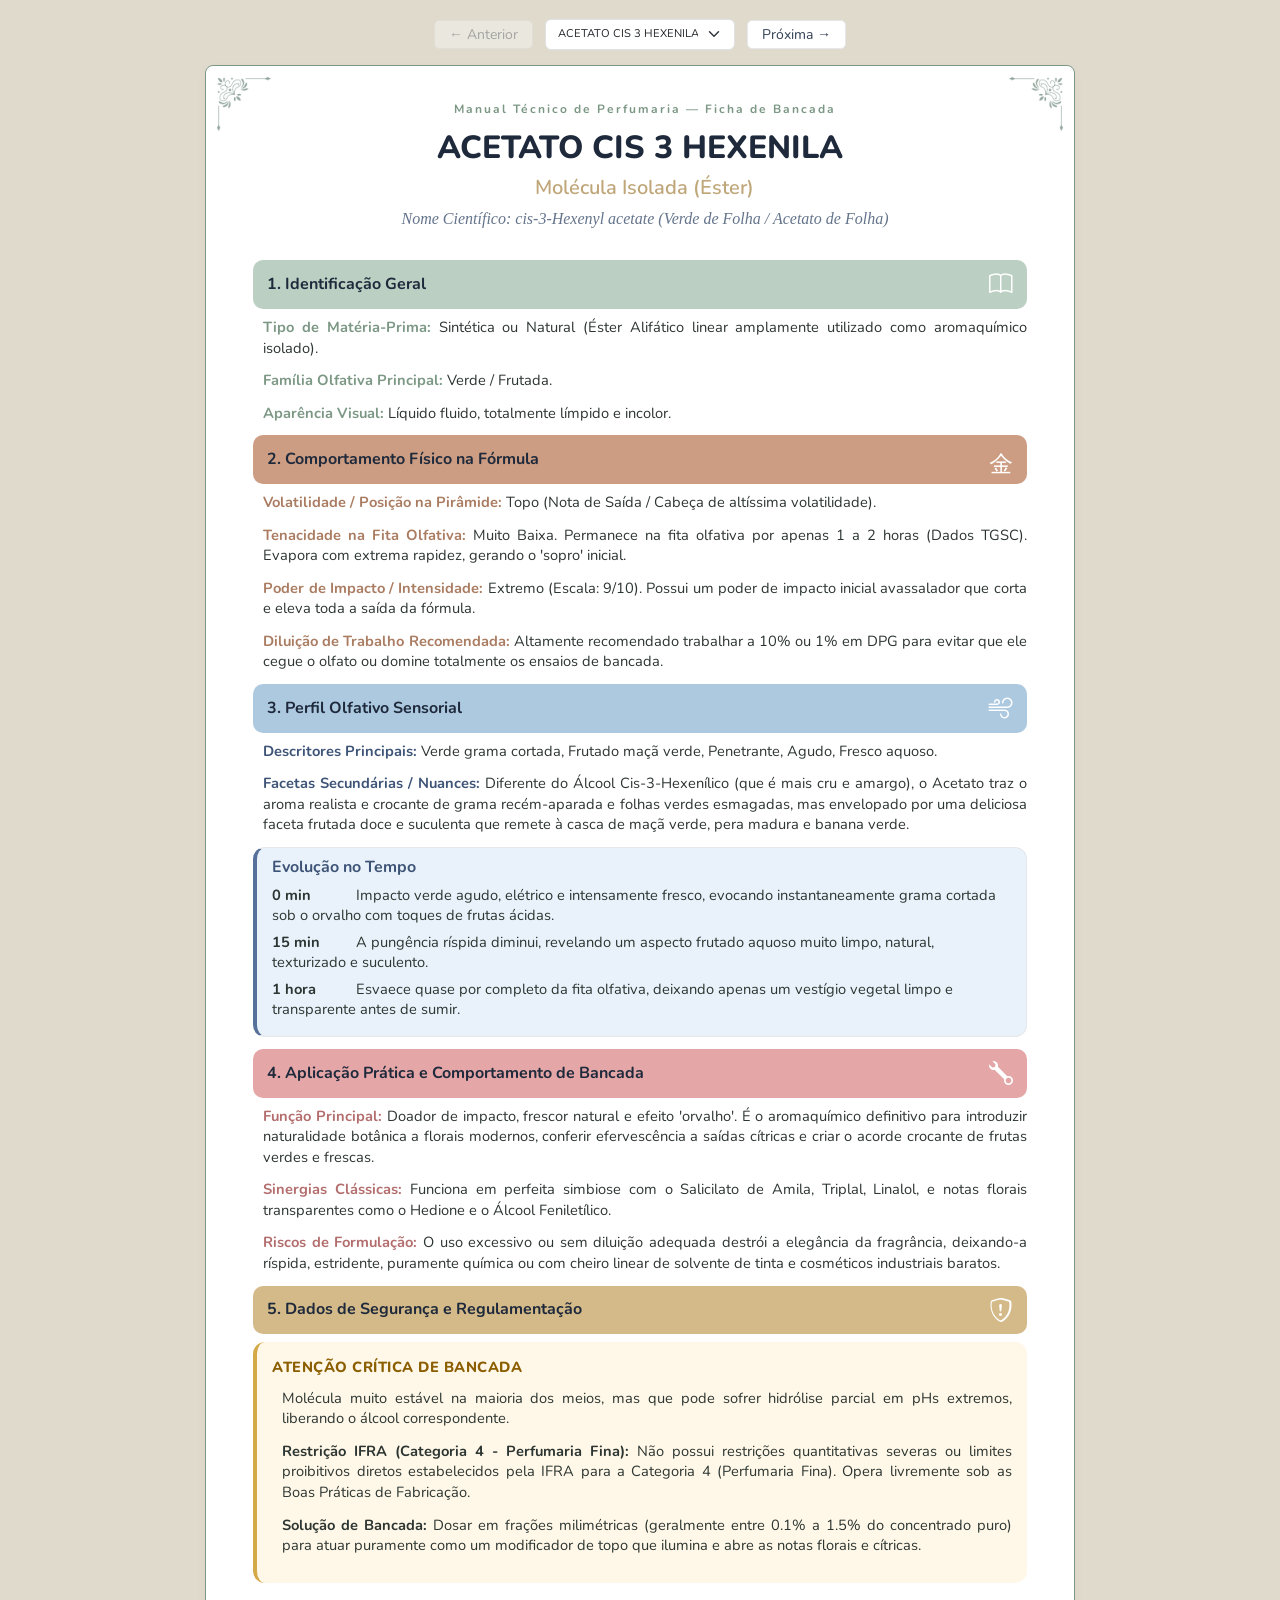
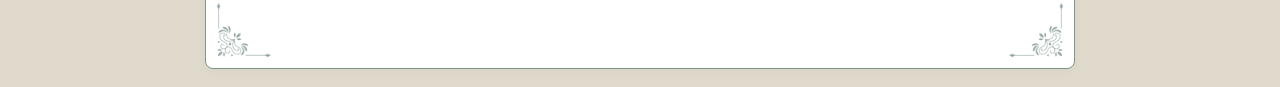
<file: index.html>
<!DOCTYPE html>
<html lang="pt-BR">

<head>
    <meta charset="UTF-8">
    <meta name="viewport" content="width=device-width, initial-scale=1">

    <title>Ficha de Bancada</title>

    <link rel="preconnect" href="https://fonts.googleapis.com">
    <link rel="preconnect" href="https://fonts.gstatic.com" crossorigin>
    <link href="https://fonts.googleapis.com/css2?family=Nunito:wght@300;400;500;600;700;800&display=swap" rel="stylesheet">
    <link rel="stylesheet" href="https://cdn.jsdelivr.net/npm/bootstrap-icons@1.13.1/font/bootstrap-icons.min.css">
    <link href="https://cdn.jsdelivr.net/npm/bootstrap@5.3.3/dist/css/bootstrap.min.css" rel="stylesheet">

    <link rel="stylesheet" href="css/style.css">
</head>

<body class="page">
    <div class="navigation-bar noprint">

        <button id="btnPrev" class="btn btn-outline-secondary btn-sm">
            ← Anterior
        </button>
        <select id="notaSelector" class="form-select">
        </select>
        <button id="btnNext" class="btn btn-outline-secondary btn-sm">
            Próxima →
        </button>
    </div>

    <div class="page-frame">
        <div class="corner top-left"></div>
        <div class="corner top-right"></div>
        <div class="corner bottom-left"></div>
        <div class="corner bottom-right"></div>

        <div class="container-fluid">
            <div id="container-1">
                <div class="corner-print top-left"></div>
                <div class="corner-print top-right"></div>
                <div class="corner-print bottom-left"></div>
                <div class="corner-print bottom-right"></div>
                <div class="header">
                    <p class="subtitle"> Manual Técnico de Perfumaria — Ficha de Bancada </p>
                    <h1 id="nome"></h1>
                    <p id="subtitulo" class="subtitulo"></p>
                    <p id="cientifico" class="scientific-name"></p>
                </div>
                <section>
                    <h2 class="identificacao">1. Identificação Geral</h2>
                    <div id="identificacao"></div>
                </section>
                <section>
                    <h2 class="comportamento">2. Comportamento Físico na Fórmula</h2>
                    <div id="comportamento"></div>
                </section>
                <section class="page-break-after">
                    <h2 class="perfil-olfativo">3. Perfil Olfativo Sensorial</h2>
                    <div id="perfil"></div>
                    <div class="timeline">
                        <h3 class="mini-title"> Evolução no Tempo </h3>
                        <div id="timeline"></div>
                    </div>
                </section>
                </div>
                <div id="container-2">
                    <div class="corner-print top-left"></div>
                    <div class="corner-print top-right"></div>
                    <div class="corner-print bottom-left"></div>
                    <div class="corner-print bottom-right"></div>
                    <section>
                        <h2 class="aplicacao-pratica">4. Aplicação Prática e Comportamento de Bancada</h2>
                        <div id="aplicacao"></div>
                    </section>
                    <section>
                        <h2 class="seguranca">5. Dados de Segurança e Regulamentação</h2>
                        <div id="seguranca"></div>
                    </section>
                    <section class="anotacoes">
                        <h3>Anotações:</h3>
                        <div class="linhas-anotacao"></div>
                    </section>
                </div>
                </div>
                </div>

    <script src="js/dados.js"></script>
    <script src="js/app.js"></script>

</body>

</html>
</file>
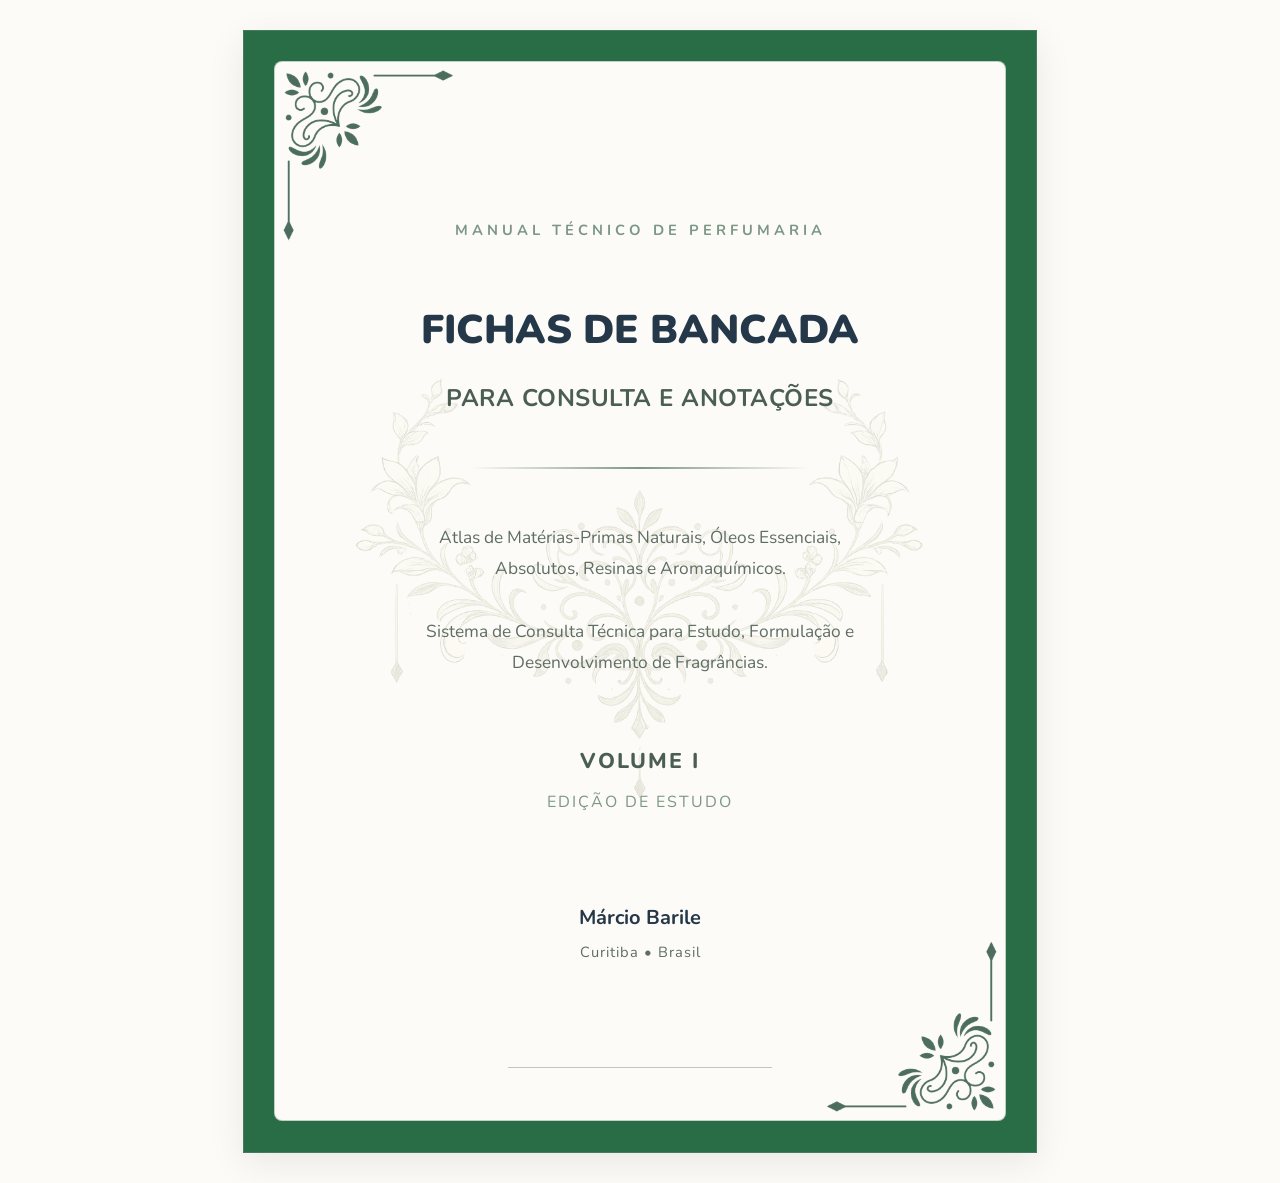
<file: capa.html>
<!DOCTYPE html>
<html lang="pt-BR">
<head>
<meta charset="UTF-8">
<meta name="viewport" content="width=device-width, initial-scale=1.0">

<title>Fichas de Bancada - Manual Técnico de Perfumaria</title>

<link rel="preconnect" href="https://fonts.googleapis.com">
<link rel="preconnect" href="https://fonts.gstatic.com" crossorigin>

<link href="https://fonts.googleapis.com/css2?family=Nunito:wght@300;400;600;700;800;900&display=swap" rel="stylesheet">

<style>

@page{
    size:A4;
    margin:0;
}

:root{
    --bg:#FDFBF7;
    --title:#24384A;
    --subtitle:#4A5E53;
    --text:#5E6E64;
    --sage:#7C9885;
}

*{
    box-sizing:border-box;
}

body{

    margin:0;
    background:var(--bg);
    font-family:'Nunito',sans-serif;
    display:flex;
    justify-content:center;
    align-items:center;
    min-height:100vh;
}

.cover{

    position:relative;
    width:210mm;
    height:297mm;
    background: #296d47;
    overflow:hidden;
    border:1px solid rgba(124,152,133,.35);
}

.frame{
    position:absolute;
    background:var(--bg);
    inset:8mm;
    border:1px solid rgba(124,152,133,.45);
    border-radius:8px;
}

/* Marca d'água */

.watermark{

    position:absolute;
    top:50%;
    left:50%;
    transform:translate(-50%,-50%);
    width:180mm;
    height:180mm;
    opacity:.2;
    background-image:url("img/watermark.png");
    background-repeat:no-repeat;
    background-position:center;
    background-size:contain;
    pointer-events:none;
}

/* Ornamentos */

.corner{
    position:absolute;
    width:50mm;    
    height:50mm;
    background-image:url("img/corner.png");
    background-repeat:no-repeat;
    background-size:contain;
}

.corner-top-left{
    top:8mm;
    left:8mm;
}

.corner-bottom-right{
    bottom:8mm;
    right:8mm;
    transform:rotate(180deg);
}

/* Conteúdo */

.content{
    position:relative;
    height:100%;
    padding:28mm 24mm;
    display:flex;
    flex-direction:column;
    align-items:center;
    justify-content:center;
    text-align:center;
}

.badge{
    font-size:11pt;
    letter-spacing:4px;
    text-transform:uppercase;
    color:var(--sage);
    font-weight:700;
    margin-bottom:18mm;
}

.title{
    font-size:30pt;
    line-height:1.1;
    font-weight:900;
    color:var(--title);
    margin:0;
}

.subtitle{
    font-size:18pt;
    font-weight:700;
    color:var(--subtitle);
    margin-top:8mm;
    letter-spacing:.5px;
}

.separator{
    width:90mm;
    height:2px;
    background:linear-gradient(
        to right,
        transparent,
        var(--sage),
        transparent
    );
    margin:14mm 0;
}

.description{
    max-width:120mm;
    font-size:13pt;
    line-height:1.8;
    color:var(--text);
    font-weight:400;
}

.volume{
    margin-top:18mm;
    font-size:16pt;
    font-weight:800;
    color:var(--subtitle);
    letter-spacing:2px;
    text-transform:uppercase;
}

.edition{
    margin-top:4mm;
    font-size:12pt;
    color:var(--sage);
    text-transform:uppercase;
    letter-spacing:2px;
}

.author{
    margin-top:24mm;
    font-size:15pt;
    font-weight:700;
    color:var(--title);
}

.location{
    margin-top:3mm;
    font-size:11pt;
    color:var(--text);
    letter-spacing:1px;
}

.footer-line{
    position:absolute;
    bottom:22mm;
    width:70mm;
    height:1px;
    background:rgba(124,152,133,.5);
}

@media screen{
    body{
        padding:30px;
    }

    .cover{
        box-shadow:0 10px 35px rgba(0,0,0,.08);
    }
}

@media print{
    body{
        padding:0;
    }

    .cover{
        border:none;
    }
}

</style>
</head>

<body>

<div class="cover">

    <div class="frame"></div>

    <div class="watermark"></div>

    <div class="corner corner-top-left"></div>
    <div class="corner corner-bottom-right"></div>

    <div class="content">

        <div class="badge">
            Manual Técnico de Perfumaria
        </div>

        <h1 class="title">
            FICHAS DE BANCADA
        </h1>

        <div class="subtitle">
            PARA CONSULTA E ANOTAÇÕES
        </div>

        <div class="separator"></div>

        <div class="description">

            Atlas de Matérias-Primas Naturais,
            Óleos Essenciais, Absolutos,
            Resinas e Aromaquímicos.

            <br><br>

            Sistema de Consulta Técnica para
            Estudo, Formulação e Desenvolvimento
            de Fragrâncias.

        </div>

        <div class="volume">
            Volume I
        </div>

        <div class="edition">
            Edição de Estudo
        </div>

        <div class="author">
            Márcio Barile
        </div>

        <div class="location">
            Curitiba • Brasil
        </div>

        <div class="footer-line"></div>

    </div>

</div>

</body>
</html>
</file>
<file: css/style.css>
:root{
    --bg: #FAFAF8;
    --surface: #FFFFFF;
    --text: #334155;
    --title: #1E293B;

    --sage: #7C9885;
    --sage-light: #bbcfc2;

    --accent: #BFA77A;

    --border: #E5E7EB;

    --warning-bg: #FFF8E8;
    --warning-border: #D4A948;

    --timeline-bg: #E9F2FA;
    --timeline-border: #57719B;
}

/* ==================================================
   PAGE
================================================== */

@page{
    size:A4;
    margin:0;
}

body{
    background:#E0DACD;
    color:#2C3531;
    font-family:'Nunito', sans-serif;
    font-size:11pt;
    line-height:1.4;
    padding:5mm;
}



/* ==================================================
   TYPOGRAPHY
================================================== */

p{
    margin-left:10px;
    margin-bottom:12px;
    text-align:justify;
}

strong{    
    font-weight:700;
}

h1{
    color:var(--title);
    font-size:2rem;
    font-weight:800;
    margin-bottom:6px;
}

h2{    
    display:flex;
    justify-content:space-between;
    align-items:center;
    color:var(--title);
    padding:10px 14px;
    border:none;
    border-radius:10px;
    font-size:1rem;
    font-weight:700;
}

.identificacao{
    background:var(--sage-light);
}
.identificacao::after{
    font-family:"bootstrap-icons";
    content:"\f194";
    font-size:1.5rem;
    font-weight: 200;
    color:#FFFFFF;
}
#identificacao strong {
    color:var(--sage);
}

.comportamento{
    background:#cc9d82;
}
.comportamento::after{
    font-family:"bootstrap-icons";
    content:"\f90a";
    font-size:1.5rem;
    font-weight: 200;
    color:#FFFFFF;
}
#comportamento strong {
    color:#aa7c61;
}

.perfil-olfativo{
    background:#adc9e0;
}
.perfil-olfativo::after{
    font-family:"bootstrap-icons";
    content:"\f61d";
    font-size:1.5rem;
    font-weight: 200;
    color:#FFFFFF;
}
#perfil strong {
    color:#3e5477;
}

.aplicacao-pratica{
    background:#e4a6a6;
}
.aplicacao-pratica::after{
    font-family:"bootstrap-icons";
    content:"\f621";
    font-size:1.5rem;
    font-weight: 200;
    color:#FFFFFF;
}
#aplicacao strong {
    color: #b36d6d;
}

.seguranca{
    background:#d4ba89;
}
.seguranca::after{
    font-family:"bootstrap-icons";
    content:"\f530";
    font-size:1.5rem;
    font-weight: 200;
    color:#FFFFFF;
}

.subtitle{
    color:var(--sage);
    text-align:center;
    font-size:.75rem;
    font-weight:700;
    letter-spacing:2px;
}

.subtitulo{
    color:var(--accent);
    text-align:center;
    font-size:1.25rem;
    font-weight:600;
    margin-bottom:6px;
}

.scientific-name{
    color:#64748B;
    text-align:center;
    font-family:Georgia, serif;
    font-style:italic;
    font-size:1rem;
}

/* ==================================================
   NAVIGATION
================================================== */

.navigation-bar{
    display:flex;
    justify-content:center;
    align-items:center;
    gap:12px;
    margin-bottom:15px;
}

.navigation-bar select{
    max-width:350px;
}

#notaSelector{
    width: 190px;
    max-width:190px;
    font-size:.7rem;
}

#btnPrev,
#btnNext{
    background:#FFFFFF;
    color:var(--text);
    border:1px solid var(--border);
    border-radius:5px;
    padding:3px 14px;
    transition:.2s;
}

#btnPrev:hover,
#btnNext:hover{
    background:var(--sage-light);

    border-color:var(--sage);
}

#btnPrev:disabled,
#btnNext:disabled{
    opacity:.35;
    cursor:not-allowed;
}

/* ==================================================
   CARD
================================================== */

.page-frame{
    position:relative;
    margin-left:auto;
    margin-right:auto;
    width: 70%;
    background:#FFFFFF;
    border:1px solid var(--sage);
    border-radius:8px;
    padding:35px;
    box-shadow:0 4px 12px rgba(0,0,0,.03);
}

.header{
    text-align:center;
    margin-bottom:30px;
}

/* ==================================================
   CORNERS
================================================== */

.corner{
    position:absolute;
    width: 60px;
    height:60px;
    opacity:.6;
    pointer-events:none;
}

.top-left{
    top:8px;
    left:8px;
    border-top-left-radius:6px;
    background-image:url("../img/corner.png");
    background-repeat:no-repeat;
    background-position:center;
    background-size:100% 100%;
    transform:rotate(0deg);
}

.top-right{
    top:8px;
    right:8px;
    border-top-left-radius:6px;
    background-image:url("../img/corner.png");
    background-repeat:no-repeat;
    background-position:center;
    background-size:100% 100%;
    transform:rotate(90deg);
}

.bottom-left{
    bottom:8px;
    left:8px;
    border-top-left-radius:6px;
    background-image:url("../img/corner.png");
    background-repeat:no-repeat;
    background-position:center;
    background-size:100% 100%;
    transform:rotate(270deg);
}

.bottom-right{
    bottom:8px;
    right:8px;
    border-top-left-radius:6px;
    background-image:url("../img/corner.png");
    background-repeat:no-repeat;
    background-position:center;
    background-size:100% 100%;
    transform:rotate(180deg);
}

/* ==================================================
   TIMELINE
================================================== */

.timeline{

    background:var(--timeline-bg);
    border:1px solid var(--border);
    border-left:4px solid var(--timeline-border);
    border-radius:12px;
    padding:10px 15px 10px 15px;
    margin-bottom:12px;
}

.mini-title {
    font-size: 1rem;
    font-weight: bold;
    color:#3e5477
}

.timeline-item{
    margin-bottom:6px;
}

.time-badge{
    display:inline-block;
    width:80px;
    font-weight:bold;    ;
}

/* ==================================================
   SAFETY
================================================== */

.critical-warning{
    color:#8B5E00;
    font-weight:800;
    text-transform:uppercase;
    letter-spacing:.5px;
    margin-bottom:10px;
}

#seguranca{
    background:var(--warning-bg);
    border-left:4px solid var(--warning-border);
    border-radius:12px;
    padding: 15px;
    margin-bottom: 50px;
}

.anotacoes {
    display: none;
}

/* ==================================================
   PRINT
================================================== */

@media print{

    .noprint,
    .navigation-bar,
    #btnPrev,
    #btnNext,
    #notaSelector{
        display:none !important;
    }

    body {
        padding: 0;
    }

    .page{
        background:#ffffff;
    }

    .page-frame{
        height:582mm;
        width: 200mm;
        border:none;
        box-shadow:none;
        padding: 0;
    }

    .corner{
        display: none;
    }

    .corner-print{
        position:absolute;
        width: 40px;
        height:40px;
        pointer-events:none;
    }

    #container-1{
        position:relative;
        margin-top: 5mm;
        margin-left:auto;
        margin-right:auto;
        width: 100%;
        height:287mm;
        background:#FFFFFF;
        border:1px solid var(--sage);
        border-radius:8px;
        padding:35px;
    }

    #container-2{
        position:relative;
        margin-top: 5mm;
        margin-left:auto;
        margin-right:auto;
        width: 100%;
        height:287mm;
        background:#FFFFFF;
        border:1px solid var(--sage);
        border-radius:8px;
        padding:35px;
    }

    .page-break-after{
        page-break-after:always;
        break-after:page;
    }

    .page-break-before{
        margin-top:40px;
    }

    .anotacoes{
    margin-top:30px;
    display:flex;
    flex-direction:column;
    min-height:250px;
    }

    .anotacoes h3{
        font-size:1rem;
        margin-bottom:20px;
        color:var(--sage);
    }

    .linhas-anotacao{
        flex:1;
        background-image:
            repeating-linear-gradient(
                to bottom,
                transparent 0px,
                transparent 27px,
                var(--sage-light) 28px,
                var(--sage-light) 29px
            );
        min-height:300px;
    }
}

/* ==================================================
   CELULAR
================================================== */
@media (max-width: 568px){

    body{
        padding:0;
    }

    .page-frame{
        width:100%;
        padding:20px;
        border-radius:0;
        margin:0;
        box-sizing:border-box;
    }
}
</file>
